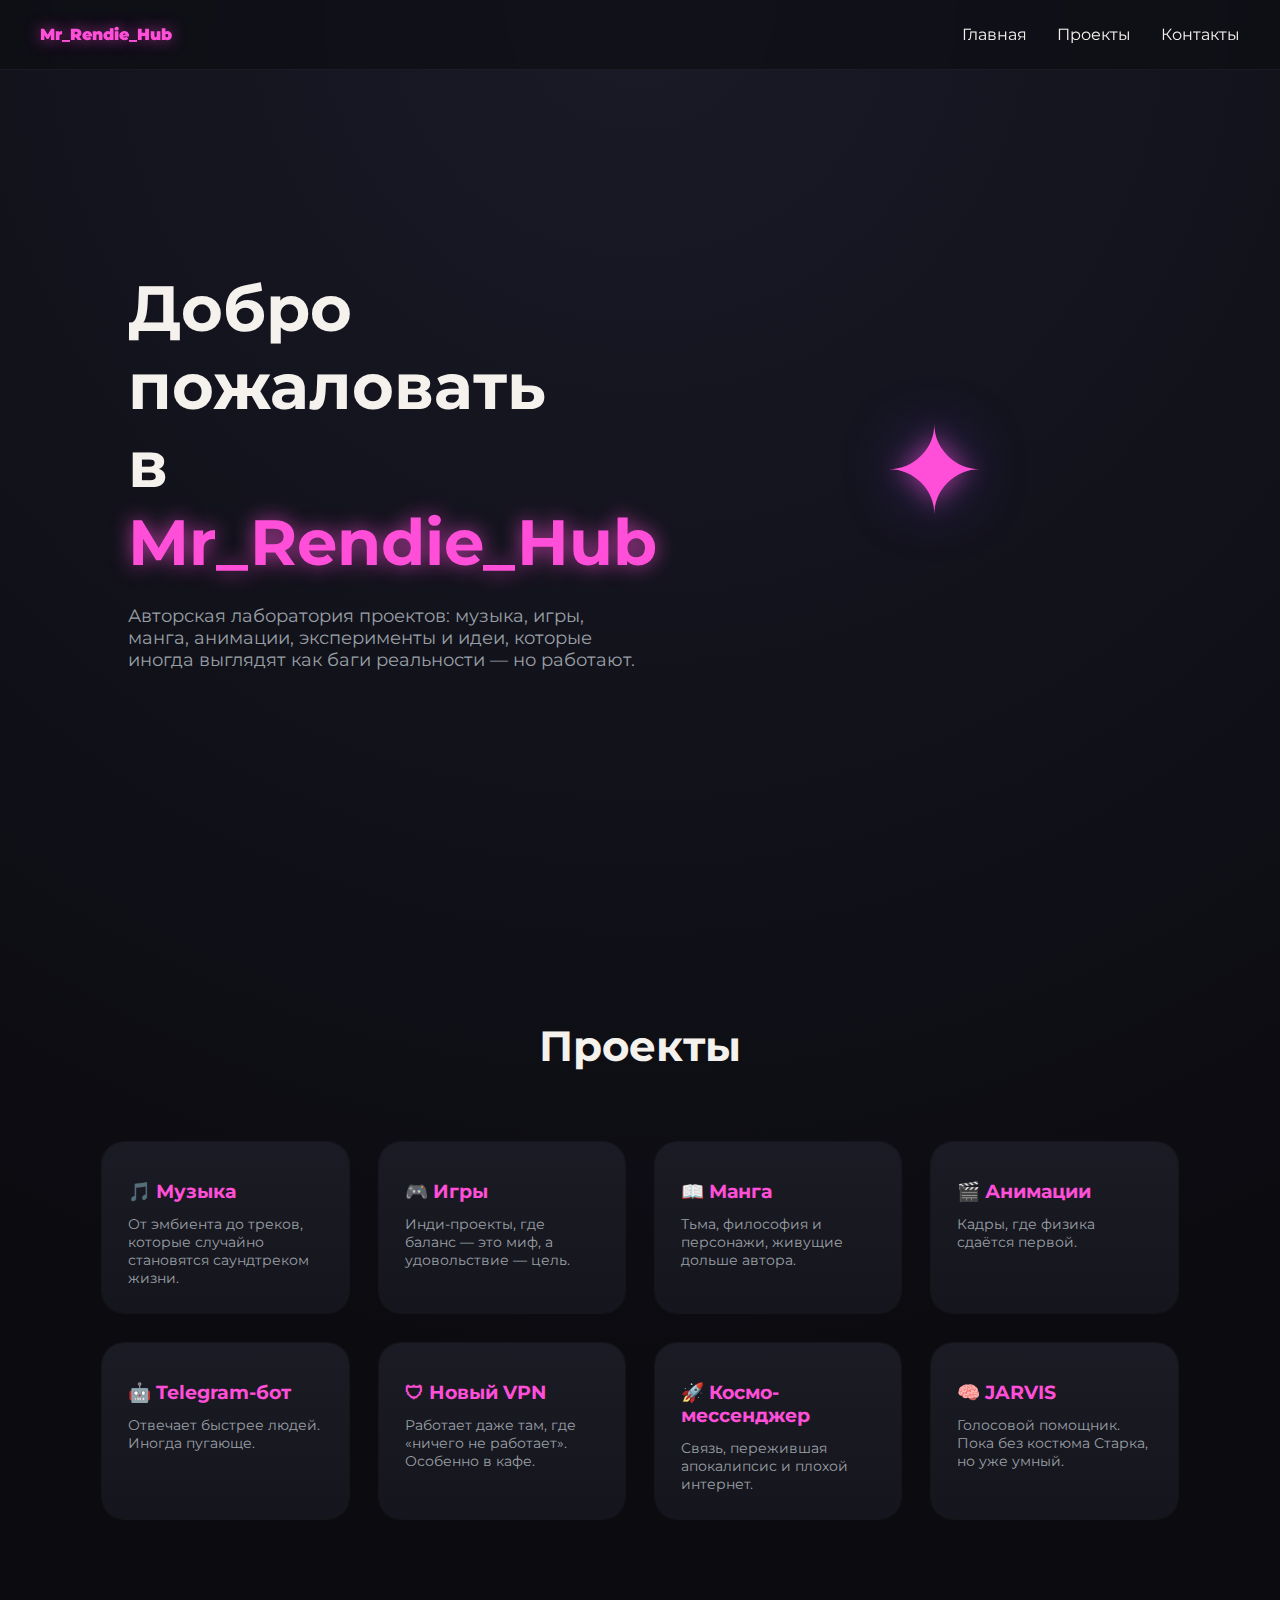
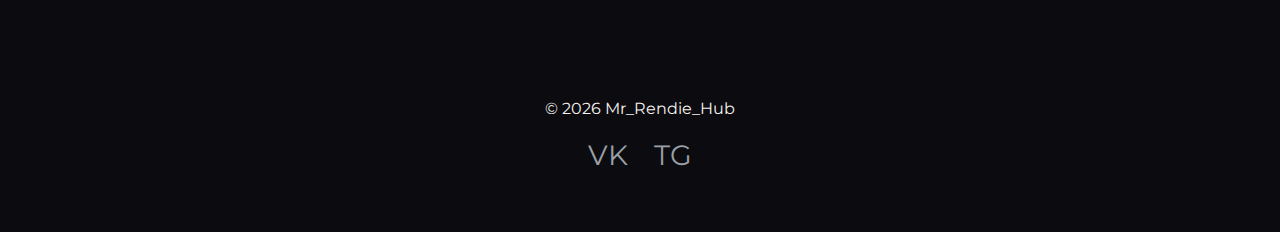
<file: index.html>
<!DOCTYPE html>
<html lang="ru">
<head>
<meta charset="UTF-8">
<meta name="viewport" content="width=device-width, initial-scale=1.0">
<title>Mr_Rendie_Hub</title>
  <link rel="icon" type="image/png" href="favicon.png">

<link href="https://fonts.googleapis.com/css2?family=Montserrat:wght@400;600;800;900&display=swap" rel="stylesheet">

<style>
:root{
  --bg:#0b0b10;
  --card:#15151d;
  --text:#f5f2ee;
  --gray:#9aa0a6;
  --pink:#ff4fd8;
  --violet:#8b5cff;
}

*{margin:0;padding:0;box-sizing:border-box}

html{scroll-behavior:smooth}

body{
  font-family:'Montserrat',sans-serif;
  background:radial-gradient(circle at top, #1a1a28, var(--bg) 70%);
  color:var(--text);
  overflow-x:hidden;
}

/* HEADER */
header{
  position:fixed;
  top:0;left:0;right:0;
  height:70px;
  display:flex;
  justify-content:space-between;
  align-items:center;
  padding:0 40px;
  background:rgba(11,11,16,.6);
  backdrop-filter:blur(14px);
  z-index:100;
  border-bottom:1px solid rgba(255,255,255,.05);
}

.brand{
  font-weight:900;
  color:var(--pink);
  text-shadow:0 0 15px rgba(255,79,216,.6);
}

nav a{
  margin-left:26px;
  color:var(--text);
  text-decoration:none;
  position:relative;
}

nav a::after{
  content:"";
  position:absolute;
  left:0;bottom:-6px;
  width:0;height:2px;
  background:linear-gradient(90deg,var(--pink),var(--violet));
  transition:.3s;
}

nav a:hover::after{width:100%}

/* HERO */
.hero{
  min-height:100vh;
  display:grid;
  grid-template-columns:1fr 1fr;
  gap:60px;
  align-items:center;
  padding:140px 10vw 100px;
}

.hero h1{
  font-size:clamp(36px,5vw,64px);
  margin-bottom:24px;
}

.hero span{
  color:var(--pink);
  text-shadow:0 0 20px rgba(255,79,216,.7);
}

.hero p{
  max-width:520px;
  color:var(--gray);
  font-size:18px;
}

/* STAR */
.star-wrap{
  display:flex;
  justify-content:center;
  align-items:center;
}

.star{
  width:240px;
  height:240px;
  display:flex;
  justify-content:center;
  align-items:center;
  font-size:120px;
  color:var(--pink);
  text-shadow:
    0 0 25px rgba(255,79,216,.6),
    0 0 60px rgba(139,92,255,.5);
  animation:float 6s ease-in-out infinite, pulse 3s ease-in-out infinite;
}

@keyframes float{
  0%,100%{transform:translateY(0)}
  50%{transform:translateY(-18px)}
}

@keyframes pulse{
  0%,100%{opacity:1}
  50%{opacity:.75}
}

/* PROJECTS */
.projects{
  padding:120px 8vw;
}

.projects h2{
  text-align:center;
  font-size:42px;
  margin-bottom:70px;
}

.grid{
  display:grid;
  grid-template-columns:repeat(4,1fr);
  gap:30px;
}

.card{
  background:linear-gradient(180deg, #1b1b25, var(--card));
  border-radius:22px;
  padding:26px;
  box-shadow:0 0 0 1px rgba(255,255,255,.04);
  transition:.4s;
  animation:floatCard 8s ease-in-out infinite;
}

.card:nth-child(even){animation-delay:2s}
.card:nth-child(3n){animation-delay:4s}

@keyframes floatCard{
  0%,100%{transform:translateY(0)}
  50%{transform:translateY(-10px)}
}

.card:hover{
  transform:translateY(-14px) scale(1.03);
  box-shadow:0 0 35px rgba(255,79,216,.25);
}

.card h3{
  margin:12px 0;
  color:var(--pink);
}

.card p{
  font-size:14px;
  color:var(--gray);
}

/* FOOTER */
footer{
  padding:60px 20px;
  text-align:center;
}

.socials{
  display:flex;
  justify-content:center;
  gap:26px;
  margin-top:20px;
}

.socials a{
  font-size:28px;
  color:var(--gray);
  text-decoration:none;
  transition:.3s;
}

.socials a:hover{
  color:var(--pink);
  transform:scale(1.2);
}

/* RESPONSIVE */
@media(max-width:1100px){
  .grid{grid-template-columns:repeat(2,1fr)}
  .hero{grid-template-columns:1fr;text-align:center}
}
</style>
</head>

<body>

<header>
  <div class="brand">Mr_Rendie_Hub</div>
  <nav>
  <a href="index.html">Главная</a>
  <a href="projects.html">Проекты</a>
  <a href="contact.html">Контакты</a>
</nav>
</header>

<section class="hero">
  <div>
    <h1>Добро пожаловать <br> в <span>Mr_Rendie_Hub</span></h1>
    <p>
      Авторская лаборатория проектов: музыка, игры, манга, анимации,
      эксперименты и идеи, которые иногда выглядят как баги реальности —
      но работают.
    </p>
  </div>

  <div class="star-wrap">
    <div class="star">✦</div>
  </div>
</section>

<section class="projects">
  <h2>Проекты</h2>

  <div class="grid">
    <div class="card"><h3>🎵 Музыка</h3><p>От эмбиента до треков, которые случайно становятся саундтреком жизни.</p></div>
    <div class="card"><h3>🎮 Игры</h3><p>Инди-проекты, где баланс — это миф, а удовольствие — цель.</p></div>
    <div class="card"><h3>📖 Манга</h3><p>Тьма, философия и персонажи, живущие дольше автора.</p></div>
    <div class="card"><h3>🎬 Анимации</h3><p>Кадры, где физика сдаётся первой.</p></div>
    <div class="card"><h3>🤖 Telegram-бот</h3><p>Отвечает быстрее людей. Иногда пугающе.</p></div>
    <div class="card"><h3>🛡 Новый VPN</h3><p>Работает даже там, где «ничего не работает». Особенно в кафе.</p></div>
    <div class="card"><h3>🚀 Космо-мессенджер</h3><p>Связь, пережившая апокалипсис и плохой интернет.</p></div>
    <div class="card"><h3>🧠 JARVIS</h3><p>Голосовой помощник. Пока без костюма Старка, но уже умный.</p></div>
  </div>
</section>

<footer>
  © 2026 Mr_Rendie_Hub
  <div class="socials">
    <a href="https://vk.com/id339669358" target="_blank">VK</a>
    <a href="https://web.telegram.im/#-1836992790" target="_blank">TG</a>
  </div>
</footer>

</body>
</html>
</file>
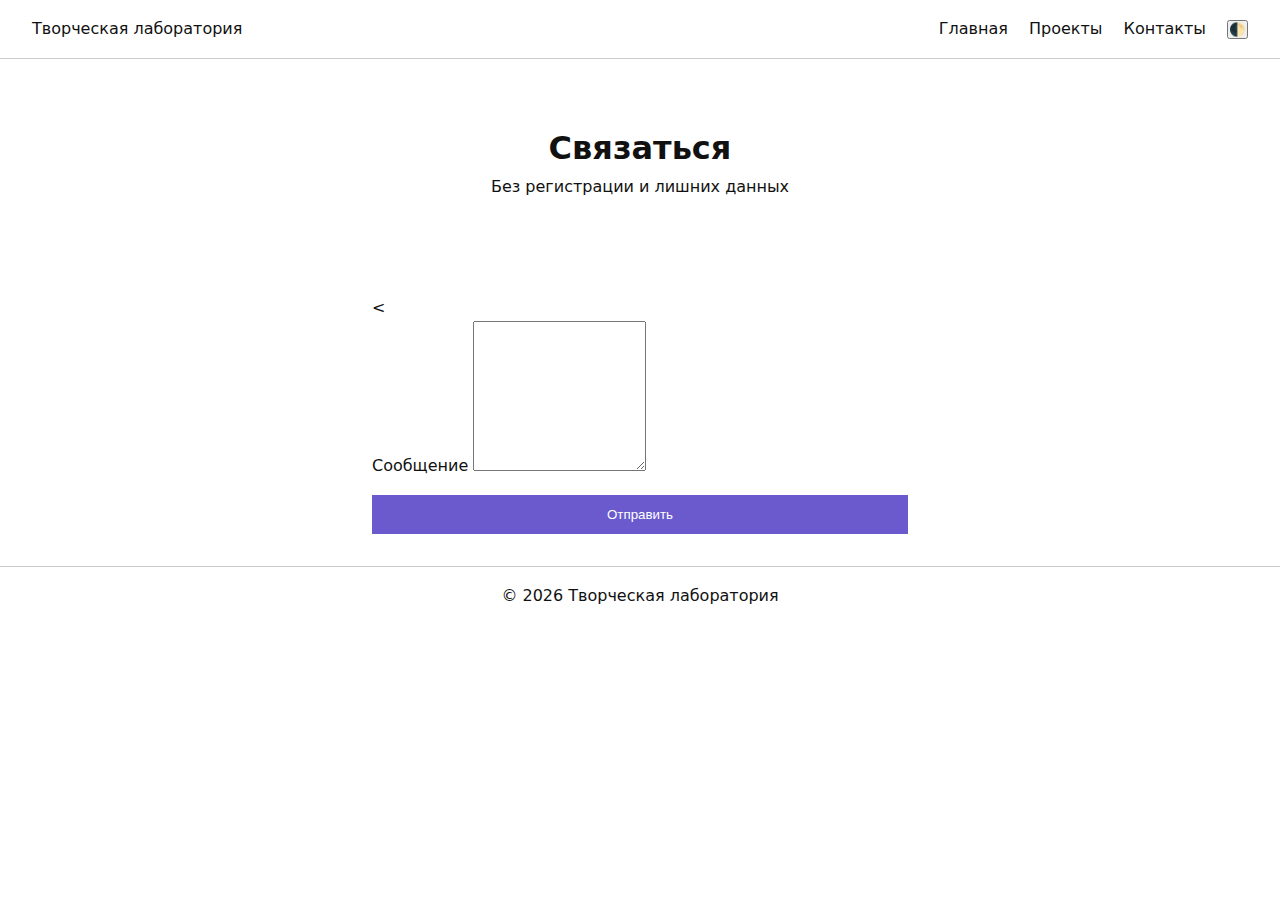
<file: contact.html>
<!DOCTYPE html>
<html lang="ru">
<head>
  <meta charset="UTF-8">
  <title>Контакты — Творческая лаборатория</title>
  <meta name="viewport" content="width=device-width, initial-scale=1.0">

  <link rel="stylesheet" href="assets/css/style.css">
</head>
<body>

<header class="header">
  <div class="logo">Творческая лаборатория</div>

  <nav class="nav">
    <a href="index.html">Главная</a>
    <a href="projects.html">Проекты</a>
    <a href="contact.html">Контакты</a>
    <button id="themeToggle">🌓</button>
  </nav>
</header>

<main>
  <section class="hero">
    <h1>Связаться</h1>
    <p>Без регистрации и лишних данных</p>
  </section>

  <section class="contact">
    <<form action="https://formspree.io/f/mojvjynz" method="POST">

      
      <label>
        Сообщение
        <textarea name="message" required></textarea>
      </label>

      <!-- анти-бот поле -->
      <input type="text" name="_gotcha" style="display:none">

      <button type="submit">Отправить</button>
    </form>
  </section>
</main>

<footer class="footer">
  <p>© 2026 Творческая лаборатория</p>
</footer>

<script src="assets/js/script.js"></script>
</body>
</html>
</file>
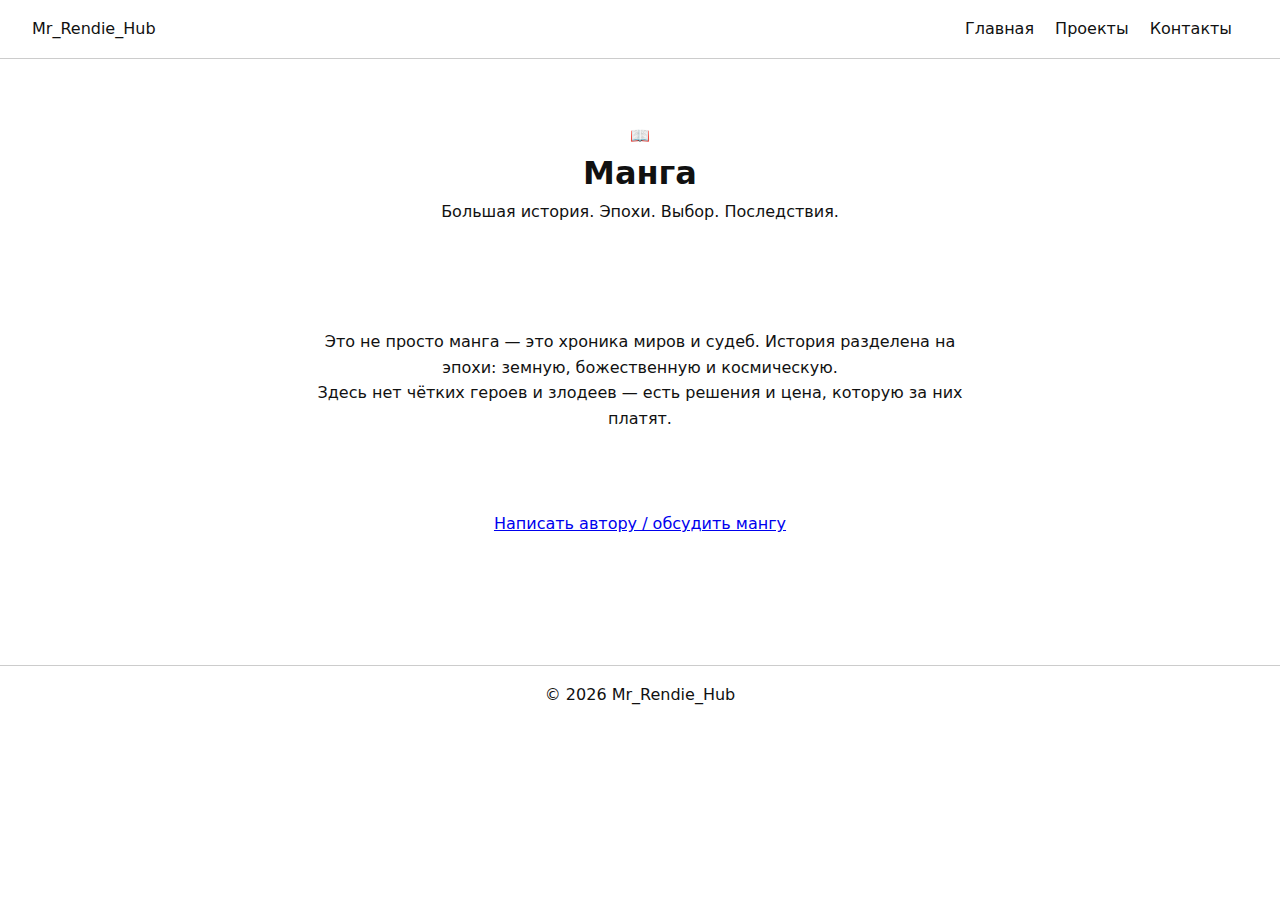
<file: manga.html>
<!DOCTYPE html>
<html lang="ru">
<head>
  <meta charset="UTF-8">
  <title>Манга — Mr_Rendie_Hub</title>
  <meta name="viewport" content="width=device-width, initial-scale=1.0">
  <link rel="stylesheet" href="assets/css/style.css">
</head>

<body>

<header class="header">
  <div class="brand">Mr_Rendie_Hub</div>
  <nav class="nav">
    <a href="index.html">Главная</a>
    <a href="projects.html" class="active">Проекты</a>
    <a href="contact.html">Контакты</a>
  </nav>
</header>

<main>

<section class="hero">
  <div class="project-icon">📖</div>
  <h1>Манга</h1>
  <p>Большая история. Эпохи. Выбор. Последствия.</p>
</section>

<section style="max-width:700px;margin:0 auto;padding:40px 20px;text-align:center;">
  <p>
    Это не просто манга — это хроника миров и судеб.
    История разделена на эпохи: земную, божественную и космическую.
  </p>
  <p>
    Здесь нет чётких героев и злодеев —
    есть решения и цена, которую за них платят.
  </p>
</section>

<section style="text-align:center;margin:40px 0;">
  <a class="project-btn" href="https://vk.com/id339669358" target="_blank">
    Написать автору / обсудить мангу
  </a>
</section>

<section class="comments">
  <script src="https://utteranc.es/client.js"
    repo="Mr_Rendie/creative-lab-site"
    issue-term="pathname"
    label="manga"
    theme="preferred-color-scheme"
    crossorigin="anonymous"
    async></script>
</section>

</main>

<footer class="footer">© 2026 Mr_Rendie_Hub</footer>
</body>
</html>
</file>
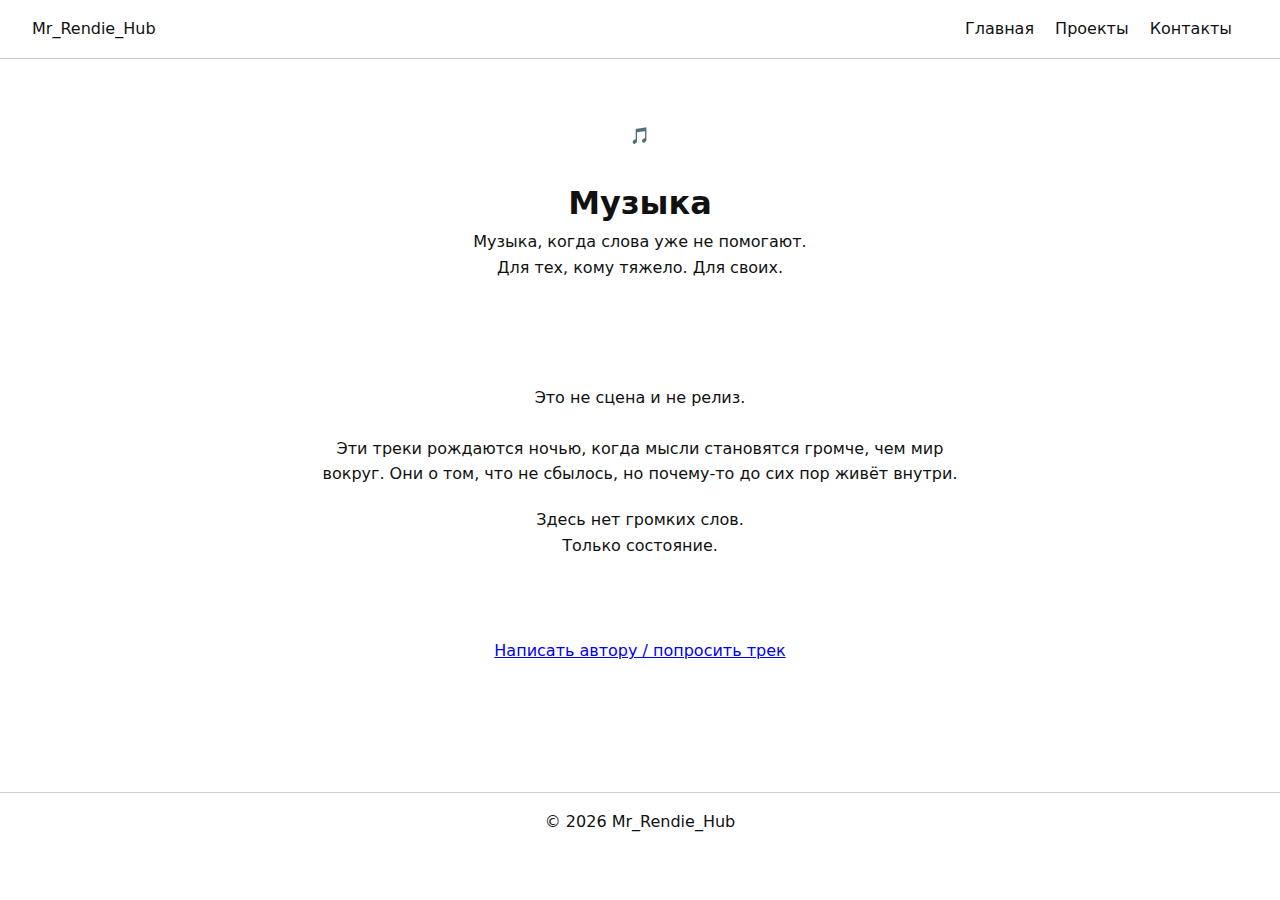
<file: music.html>
<!DOCTYPE html>
<html lang="ru">
<head>
  <meta charset="UTF-8">
  <title>Музыка — Mr_Rendie_Hub</title>
  <meta name="viewport" content="width=device-width, initial-scale=1.0">
  <link rel="stylesheet" href="assets/css/style.css">
</head>

<body>

<header class="header">
  <div class="brand">Mr_Rendie_Hub</div>
  <nav class="nav">
    <a href="index.html">Главная</a>
    <a href="projects.html" class="active">Проекты</a>
    <a href="contact.html">Контакты</a>
  </nav>
</header>

<main>

<!-- ===== HERO ===== -->
<section class="hero">
  <div class="project-icon" style="margin: 0 auto 30px;">🎵</div>

  <h1>Музыка</h1>
  <p>
    Музыка, когда слова уже не помогают.<br>
    Для тех, кому тяжело. Для своих.
  </p>
</section>

<!-- ===== DESCRIPTION ===== -->
<section style="max-width:700px;margin:0 auto;padding:40px 20px;text-align:center;">
  <p style="color:var(--muted);font-size:16px;">
    Это не сцена и не релиз.<br><br>
    Эти треки рождаются ночью, когда мысли становятся громче,
    чем мир вокруг. Они о том, что не сбылось,
    но почему-то до сих пор живёт внутри.
  </p>

  <p style="margin-top:20px;color:var(--muted);">
    Здесь нет громких слов.<br>
    Только состояние.
  </p>
</section>

<!-- ===== ACTION ===== -->
<section style="text-align:center;margin:40px 0;">
  <a
    class="project-btn"
    href="https://vk.com/id339669358"
    target="_blank"
  >
    Написать автору / попросить трек
  </a>
</section>

<!-- ===== COMMENTS ===== -->
<section class="comments">
  <script
    src="https://utteranc.es/client.js"
    repo="Mr_Rendie/creative-lab-site"
    issue-term="pathname"
    label="music"
    theme="preferred-color-scheme"
    crossorigin="anonymous"
    async>
  </script>
</section>

</main>

<footer class="footer">
  © 2026 Mr_Rendie_Hub
</footer>

</body>
</html>
</file>
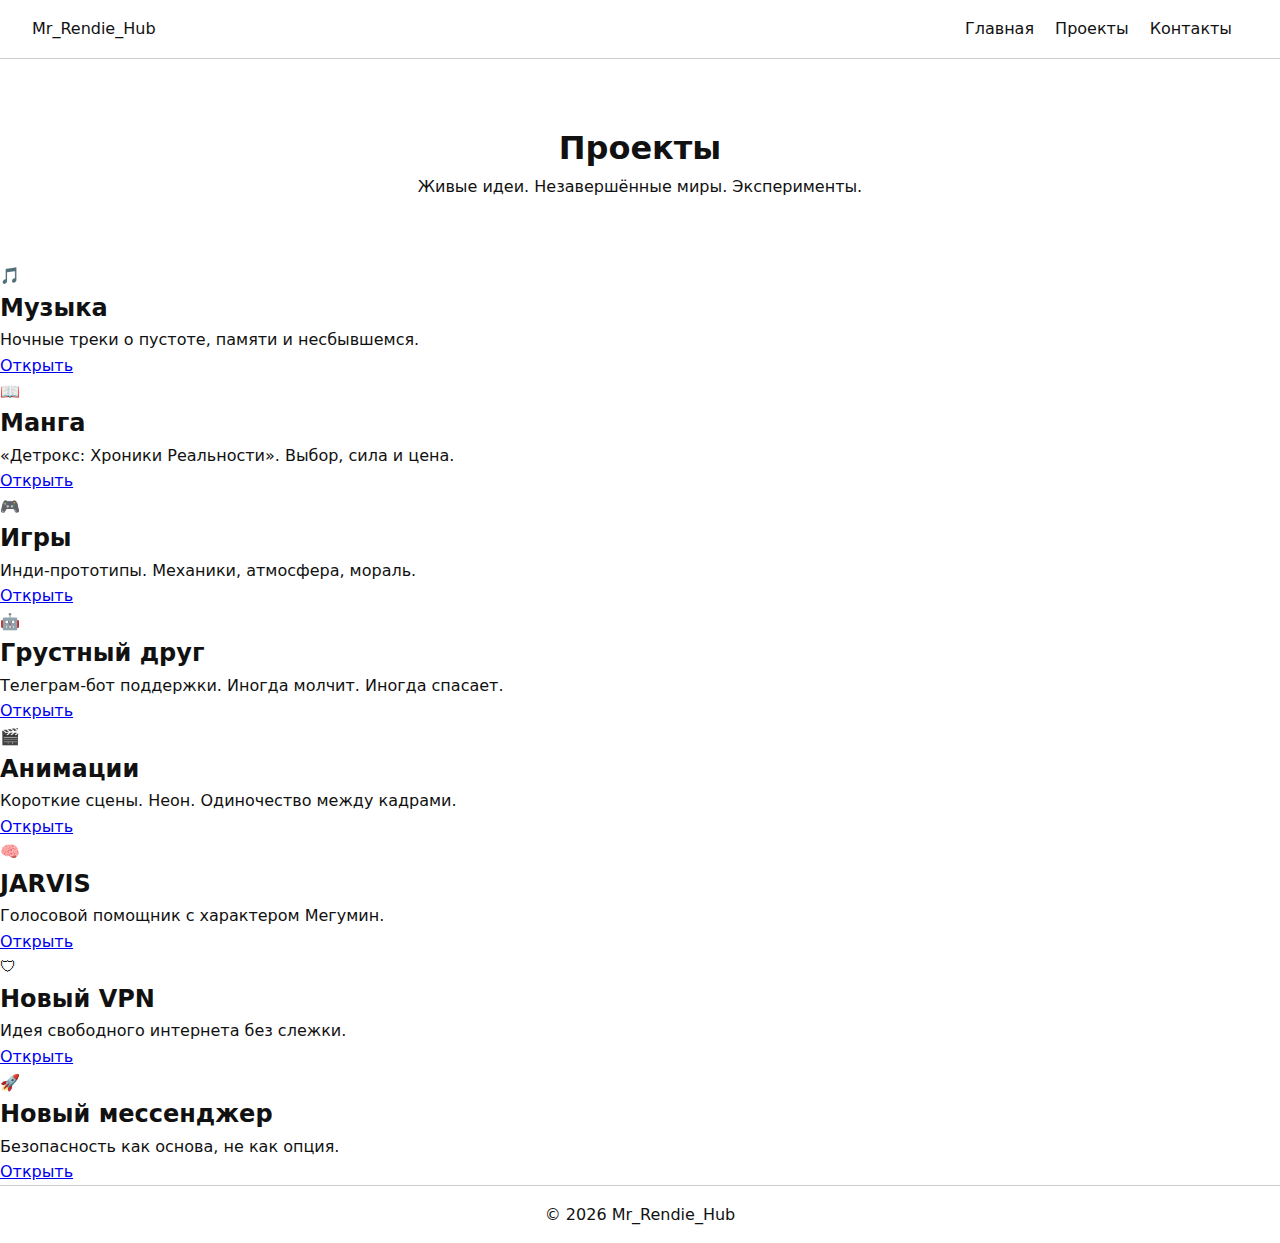
<file: projects.html>
<!DOCTYPE html>
<html lang="ru">
<head>
  <meta charset="UTF-8">
  <title>Проекты — Mr_Rendie_Hub</title>
  <meta name="viewport" content="width=device-width, initial-scale=1.0">
  <link rel="stylesheet" href="assets/css/style.css">
</head>

<body>

<header class="header">
  <div class="brand">Mr_Rendie_Hub</div>
  <nav class="nav">
    <a href="index.html">Главная</a>
    <a href="projects.html" class="active">Проекты</a>
    <a href="contact.html">Контакты</a>
  </nav>
</header>

<main class="projects-page">

<section class="hero">
  <h1>Проекты</h1>
  <p>Живые идеи. Незавершённые миры. Эксперименты.</p>
</section>

<section class="projects-list">

<article class="project-card">
  <div class="project-icon">🎵</div>
  <div>
    <h2>Музыка</h2>
    <p>Ночные треки о пустоте, памяти и несбывшемся.</p>
    <a class="project-btn" href="music.html">Открыть</a>
  </div>
</article>

<article class="project-card">
  <div class="project-icon">📖</div>
  <div>
    <h2>Манга</h2>
    <p>«Детрокс: Хроники Реальности». Выбор, сила и цена.</p>
    <a class="project-btn" href="manga.html">Открыть</a>
  </div>
</article>

<article class="project-card">
  <div class="project-icon">🎮</div>
  <div>
    <h2>Игры</h2>
    <p>Инди-прототипы. Механики, атмосфера, мораль.</p>
    <a class="project-btn" href="games.html">Открыть</a>
  </div>
</article>

<article class="project-card">
  <div class="project-icon">🤖</div>
  <div>
    <h2>Грустный друг</h2>
    <p>Телеграм-бот поддержки. Иногда молчит. Иногда спасает.</p>
    <a class="project-btn" href="bot.html">Открыть</a>
  </div>
</article>

<article class="project-card">
  <div class="project-icon">🎬</div>
  <div>
    <h2>Анимации</h2>
    <p>Короткие сцены. Неон. Одиночество между кадрами.</p>
    <a class="project-btn" href="animations.html">Открыть</a>
  </div>
</article>

<article class="project-card">
  <div class="project-icon">🧠</div>
  <div>
    <h2>JARVIS</h2>
    <p>Голосовой помощник с характером Мегумин.</p>
    <a class="project-btn" href="jarvis.html">Открыть</a>
  </div>
</article>

<article class="project-card">
  <div class="project-icon">🛡</div>
  <div>
    <h2>Новый VPN</h2>
    <p>Идея свободного интернета без слежки.</p>
    <a class="project-btn" href="vpn.html">Открыть</a>
  </div>
</article>

<article class="project-card">
  <div class="project-icon">🚀</div>
  <div>
    <h2>Новый мессенджер</h2>
    <p>Безопасность как основа, не как опция.</p>
    <a class="project-btn" href="messenger.html">Открыть</a>
  </div>
</article>

</section>
</main>

<footer class="footer">© 2026 Mr_Rendie_Hub</footer>
</body>
</html>
</file>
<file: assets/css/style.css>
html {
  scroll-behavior: smooth;
}

:root {
  --bg: #ffffff;
  --text: #111111;
  --accent: #6a5acd;
}

[data-theme="dark"] {
  --bg: #0f0f0f;
  --text: #e5e5e5;
  --accent: #9a8cff;
}

* {
  box-sizing: border-box;
  margin: 0;
  padding: 0;
}

body {
  background: var(--bg);
  color: var(--text);
  font-family: system-ui, sans-serif;
  line-height: 1.6;
}

.header {
  display: flex;
  justify-content: space-between;
  align-items: center;
  padding: 1rem 2rem;
  border-bottom: 1px solid #ccc;
}

.nav a {
  margin-right: 1rem;
  text-decoration: none;
  color: var(--text);
}

.nav button {
  cursor: pointer;
}

.hero {
  padding: 4rem 2rem;
  text-align: center;
}

.cards {
  display: grid;
  grid-template-columns: repeat(auto-fit, minmax(250px, 1fr));
  gap: 1rem;
  padding: 2rem;
}

.card {
  border: 1px solid #ccc;
  padding: 1.5rem;
}

.footer {
  text-align: center;
  padding: 1rem;
  border-top: 1px solid #ccc;
}
.filters {
  display: flex;
  flex-wrap: wrap;
  gap: 0.5rem;
  justify-content: center;
  padding: 1rem;
}

.filters button {
  padding: 0.5rem 1rem;
  border: 1px solid var(--accent);
  background: transparent;
  color: var(--text);
  cursor: pointer;
}

.filters button:hover {
  background: var(--accent);
  color: #fff;
}
.contact {
  max-width: 600px;
  margin: 0 auto;
  padding: 2rem;
}

form {
  display: flex;
  flex-direction: column;
  gap: 1rem;
}

textarea {
  min-height: 150px;
  padding: 0.5rem;
  font-family: inherit;
}

button[type="submit"] {
  padding: 0.75rem;
  border: none;
  background: var(--accent);
  color: #fff;
  cursor: pointer;
}
.comments {
  max-width: 800px;
  margin: 3rem auto;
  padding: 1rem;
}

/* ===== MUSIC PAGE ===== */

.music-list {
  max-width: 900px;
  margin: 0 auto;
  padding: 2rem;
  display: flex;
  flex-direction: column;
  gap: 2rem;
}

.track {
  background: rgba(255,255,255,0.05);
  border-radius: 16px;
  padding: 1.5rem;
  transition: transform 0.3s ease, box-shadow 0.3s ease;
}

.track:hover {
  transform: translateY(-4px);
  box-shadow: 0 0 20px rgba(120,120,255,0.3);
}

.track-info h3 {
  margin: 0 0 0.5rem;
}

.track-controls {
  margin-top: 1rem;
  display: flex;
  flex-direction: column;
  gap: 1rem;
}

.track audio {
  width: 100%;
}

.download-btn {
  align-self: flex-start;
  text-decoration: none;
  padding: 0.5rem 1.2rem;
  border-radius: 20px;
  background: linear-gradient(135deg, #7f7fff, #a855f7);
  color: #fff;
  font-size: 0.9rem;
  transition: opacity 0.3s ease;
}

.download-btn:hover {
  opacity: 0.85;
}

.author-note {
  max-width: 700px;
  margin: 4rem auto;
  padding: 2rem;
  text-align: center;
  opacity: 0.9;
}
</file>
